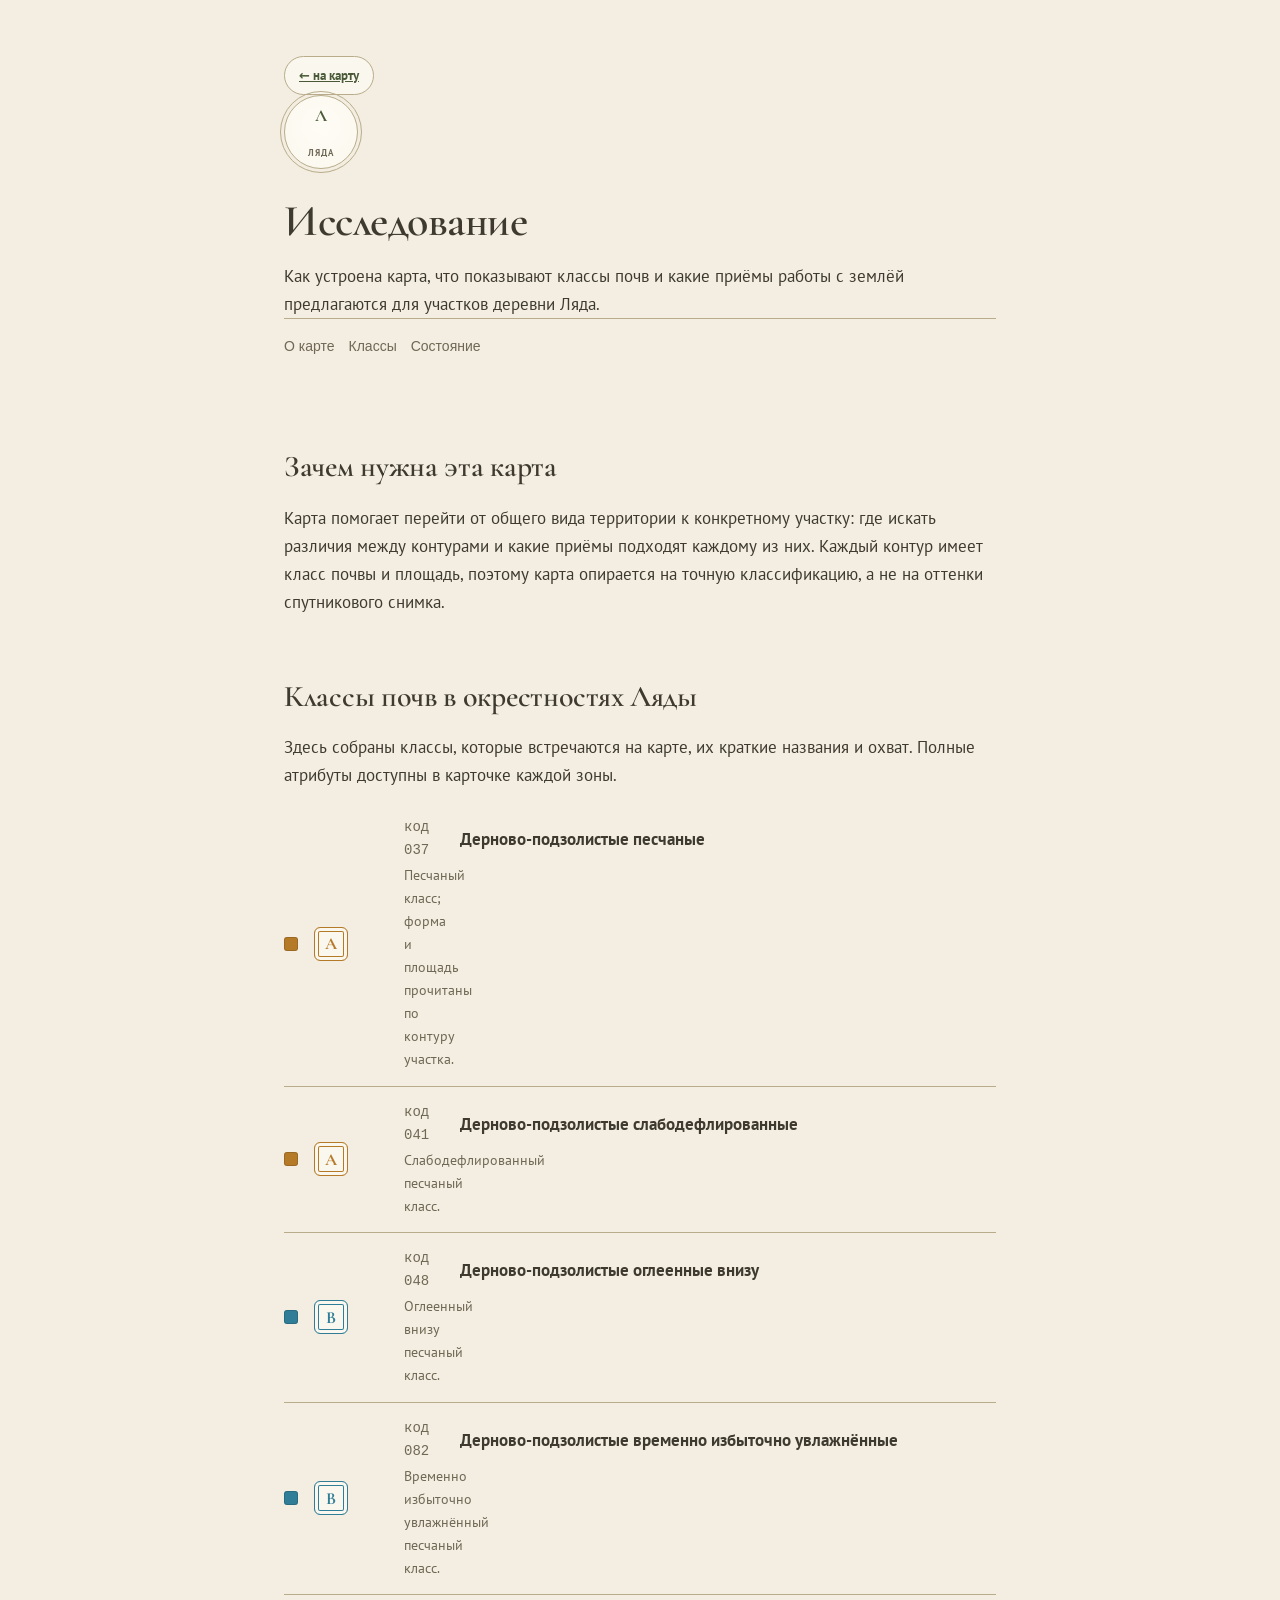
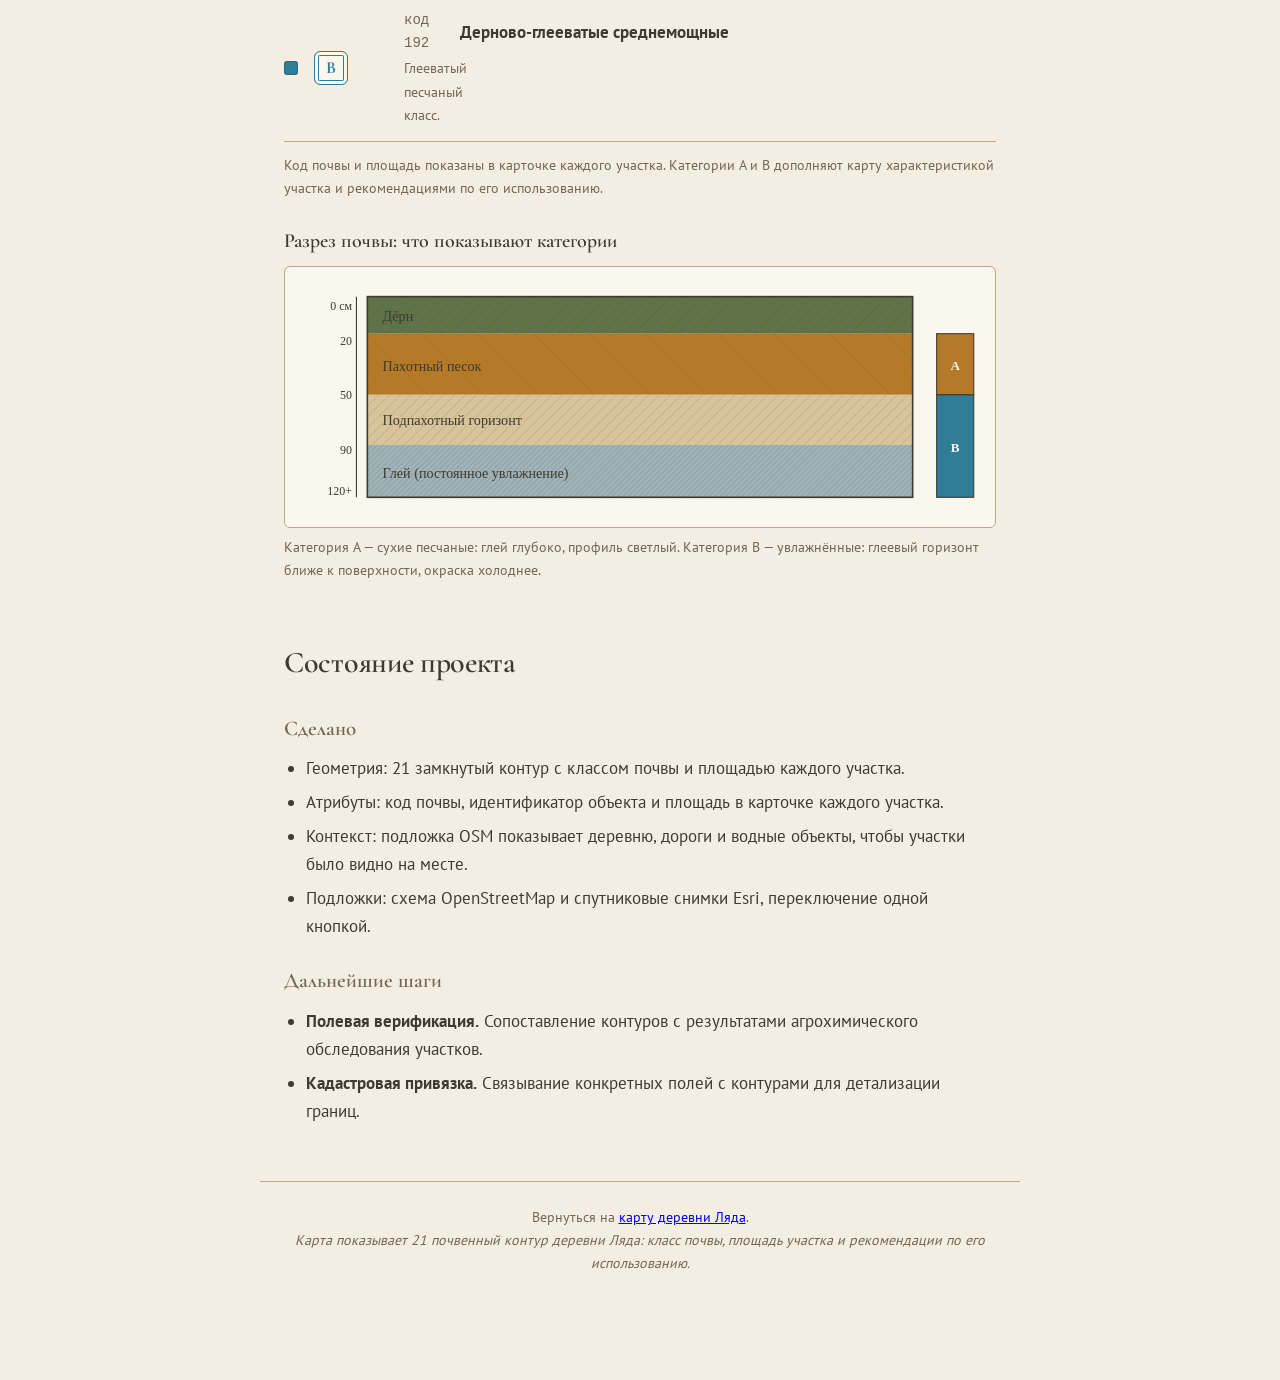
<file: research.html>
<!DOCTYPE html>
<html lang="ru">
<head>
  <meta charset="UTF-8">
  <meta name="viewport" content="width=device-width, initial-scale=1.0">
  <title>Ляда — исследование</title>
  <meta name="description" content="Классы почв в окрестностях деревни Ляда, категории участков и состояние работы над картой.">
  <link rel="icon" href="data:image/svg+xml,%3Csvg xmlns='http://www.w3.org/2000/svg' viewBox='0 0 32 32'%3E%3Crect width='32' height='32' rx='7' fill='%235F7349'/%3E%3Ctext x='16' y='22' font-family='Georgia,serif' font-size='17' font-weight='700' text-anchor='middle' fill='%23FAF7EE'%3E%D0%9B%3C/text%3E%3C/svg%3E">
  <link rel="stylesheet" href="assets/fonts/fonts.css">
  <link rel="stylesheet" href="css/style.css?v=20260924-lyada-2">
  <link rel="stylesheet" href="css/engraving.css?v=20260924-lyada-2">
  <link rel="stylesheet" href="css/research.css?v=20260924-lyada-2">
</head>
<body class="page-research">
  <a class="skip-link" href="#main">Перейти к содержимому</a>

  <header class="research-head">
    <a href="index.html" class="btn btn-ghost">← на карту</a>
    <div class="album-head">
      <span class="medallion" aria-hidden="true">Л<small>ЛЯДА</small></span>
      <div>
        <h1 id="main">Исследование</h1>
        <p>Как устроена карта, что показывают классы почв и какие приёмы работы с землёй предлагаются для участков деревни Ляда.</p>
      </div>
    </div>
    <nav class="research-nav" aria-label="Разделы исследования">
      <a href="#approach">О карте</a>
      <a href="#classes">Классы</a>
      <a href="#state">Состояние</a>
    </nav>
  </header>

  <main class="research-main">
    <section id="approach" class="research-block">
      <h2>Зачем нужна эта карта</h2>
      <p>Карта помогает перейти от общего вида территории к конкретному участку: где искать различия между контурами и какие приёмы подходят каждому из них. Каждый контур имеет класс почвы и площадь, поэтому карта опирается на точную классификацию, а не на оттенки спутникового снимка.</p>
    </section>

    <section id="classes" class="research-block">
      <h2>Классы почв в окрестностях Ляды</h2>
      <p>Здесь собраны классы, которые встречаются на карте, их краткие названия и охват. Полные атрибуты доступны в карточке каждой зоны.</p>
      <div id="classesTable">загружаем…</div>
      <p class="research-note">Код почвы и площадь показаны в карточке каждого участка. Категории A и B дополняют карту характеристикой участка и рекомендациями по его использованию.</p>

      <figure class="soil-profile" aria-label="Схема разреза почвы: дёрн, пахотный песок, подпахотный горизонт, глей">
        <figcaption class="soil-profile-title">Разрез почвы: что показывают категории</figcaption>
        <svg viewBox="0 0 640 220" role="img" class="soil-profile-svg">
          <defs>
            <pattern id="spHatch" width="7" height="7" patternTransform="rotate(45)" patternUnits="userSpaceOnUse">
              <line x1="0" y1="0" x2="0" y2="7" stroke="#3f3a2f" stroke-width="0.6" opacity="0.35"/>
            </pattern>
            <pattern id="spHatchWide" width="12" height="12" patternTransform="rotate(-45)" patternUnits="userSpaceOnUse">
              <line x1="0" y1="0" x2="0" y2="12" stroke="#3f3a2f" stroke-width="0.6" opacity="0.25"/>
            </pattern>
            <pattern id="spHatchDense" width="3.5" height="3.5" patternTransform="rotate(45)" patternUnits="userSpaceOnUse">
              <line x1="0" y1="0" x2="0" y2="3.5" stroke="#3f3a2f" stroke-width="0.6" opacity="0.45"/>
            </pattern>
          </defs>
          <!-- слои разреза -->
          <rect x="70" y="18"  width="500" height="34" class="sp-layer sp-sod"/>
          <rect x="70" y="52"  width="500" height="56" class="sp-layer sp-topsoil"/>
          <rect x="70" y="108" width="500" height="46" class="sp-layer sp-subsoil"/>
          <rect x="70" y="154" width="500" height="48" class="sp-layer sp-gley"/>
          <!-- гравюрная штриховка слоёв -->
          <rect x="70" y="18"  width="500" height="34" class="sp-hatch"/>
          <rect x="70" y="52"  width="500" height="56" class="sp-hatch sp-hatch-wide"/>
          <rect x="70" y="108" width="500" height="46" class="sp-hatch"/>
          <rect x="70" y="154" width="500" height="48" class="sp-hatch sp-hatch-dense"/>
          <!-- рамка разреза -->
          <rect x="70" y="18" width="500" height="184" fill="none" stroke="currentColor" stroke-width="1.5"/>
          <!-- глубинная шкала -->
          <line x1="60" y1="18" x2="60" y2="202" stroke="currentColor" stroke-width="1"/>
          <g font-family="Georgia, serif" font-size="11" fill="currentColor" text-anchor="end">
            <text x="56" y="30">0 см</text>
            <text x="56" y="62">20</text>
            <text x="56" y="112">50</text>
            <text x="56" y="162">90</text>
            <text x="56" y="200">120+</text>
          </g>
          <!-- подписи слоёв -->
          <g font-family="Georgia, serif" font-size="13" fill="currentColor">
            <text x="84" y="40">Дёрн</text>
            <text x="84" y="86">Пахотный песок</text>
            <text x="84" y="136">Подпахотный горизонт</text>
            <text x="84" y="184">Глей (постоянное увлажнение)</text>
          </g>
          <!-- категории справа -->
          <g font-family="Georgia, serif" font-size="12">
            <rect x="592" y="52" width="34" height="56" fill="#b57a28" stroke="#3f3a2f" stroke-width="1"/>
            <text x="609" y="85" text-anchor="middle" fill="#faf7ee" font-weight="700">A</text>
            <rect x="592" y="108" width="34" height="94" fill="#2f7d96" stroke="#3f3a2f" stroke-width="1"/>
            <text x="609" y="160" text-anchor="middle" fill="#faf7ee" font-weight="700">B</text>
          </g>
        </svg>
        <figcaption class="research-note">Категория A — сухие песчаные: глей глубоко, профиль светлый. Категория B — увлажнённые: глеевый горизонт ближе к поверхности, окраска холоднее.</figcaption>
      </figure>
    </section>

    <section id="state" class="research-block">
      <h2>Состояние проекта</h2>
      <h3>Сделано</h3>
      <ul>
        <li>Геометрия: 21 замкнутый контур с классом почвы и площадью каждого участка.</li>
        <li>Атрибуты: код почвы, идентификатор объекта и площадь в карточке каждого участка.</li>
        <li>Контекст: подложка OSM показывает деревню, дороги и водные объекты, чтобы участки было видно на месте.</li>
        <li>Подложки: схема OpenStreetMap и спутниковые снимки Esri, переключение одной кнопкой.</li>
      </ul>
      <h3>Дальнейшие шаги</h3>
      <ul>
        <li><strong>Полевая верификация.</strong> Сопоставление контуров с результатами агрохимического обследования участков.</li>
        <li><strong>Кадастровая привязка.</strong> Связывание конкретных полей с контурами для детализации границ.</li>
      </ul>
    </section>

  </main>

  <footer class="research-foot">
    <p>Вернуться на <a href="index.html">карту деревни Ляда</a>.</p>
    <p class="research-foot-meta">Карта показывает 21 почвенный контур деревни Ляда: класс почвы, площадь участка и рекомендации по его использованию.</p>
  </footer>

  <script src="js/research.js"></script>
  <script src="js/research-page.js?v=20260924-lyada-2"></script>
</body>
</html>
</file>
<file: assets/fonts/fonts.css>
/* cyrillic-ext */
@font-face {
  font-family: 'Cormorant Garamond';
  font-style: normal;
  font-weight: 600;
  src: url(ff88d6a48bd.woff2) format('woff2');
  unicode-range: U+0460-052F, U+1C80-1C8A, U+20B4, U+2DE0-2DFF, U+A640-A69F, U+FE2E-FE2F;
}
/* cyrillic */
@font-face {
  font-family: 'Cormorant Garamond';
  font-style: normal;
  font-weight: 600;
  src: url(f4f4a825379.woff2) format('woff2');
  unicode-range: U+0301, U+0400-045F, U+0490-0491, U+04B0-04B1, U+2116;
}
/* vietnamese */
@font-face {
  font-family: 'Cormorant Garamond';
  font-style: normal;
  font-weight: 600;
  src: url(f36598f59c5.woff2) format('woff2');
  unicode-range: U+0102-0103, U+0110-0111, U+0128-0129, U+0168-0169, U+01A0-01A1, U+01AF-01B0, U+0300-0301, U+0303-0304, U+0308-0309, U+0323, U+0329, U+1EA0-1EF9, U+20AB;
}
/* latin-ext */
@font-face {
  font-family: 'Cormorant Garamond';
  font-style: normal;
  font-weight: 600;
  src: url(f9076820487.woff2) format('woff2');
  unicode-range: U+0100-02BA, U+02BD-02C5, U+02C7-02CC, U+02CE-02D7, U+02DD-02FF, U+0304, U+0308, U+0329, U+1D00-1DBF, U+1E00-1E9F, U+1EF2-1EFF, U+2020, U+20A0-20AB, U+20AD-20C0, U+2113, U+2C60-2C7F, U+A720-A7FF;
}
/* latin */
@font-face {
  font-family: 'Cormorant Garamond';
  font-style: normal;
  font-weight: 600;
  src: url(f2fed1d1b2e.woff2) format('woff2');
  unicode-range: U+0000-00FF, U+0131, U+0152-0153, U+02BB-02BC, U+02C6, U+02DA, U+02DC, U+0304, U+0308, U+0329, U+2000-206F, U+20AC, U+2122, U+2191, U+2193, U+2212, U+2215, U+FEFF, U+FFFD;
}
/* cyrillic-ext */
@font-face {
  font-family: 'Cormorant Garamond';
  font-style: normal;
  font-weight: 700;
  src: url(ff88d6a48bd.woff2) format('woff2');
  unicode-range: U+0460-052F, U+1C80-1C8A, U+20B4, U+2DE0-2DFF, U+A640-A69F, U+FE2E-FE2F;
}
/* cyrillic */
@font-face {
  font-family: 'Cormorant Garamond';
  font-style: normal;
  font-weight: 700;
  src: url(f4f4a825379.woff2) format('woff2');
  unicode-range: U+0301, U+0400-045F, U+0490-0491, U+04B0-04B1, U+2116;
}
/* vietnamese */
@font-face {
  font-family: 'Cormorant Garamond';
  font-style: normal;
  font-weight: 700;
  src: url(f36598f59c5.woff2) format('woff2');
  unicode-range: U+0102-0103, U+0110-0111, U+0128-0129, U+0168-0169, U+01A0-01A1, U+01AF-01B0, U+0300-0301, U+0303-0304, U+0308-0309, U+0323, U+0329, U+1EA0-1EF9, U+20AB;
}
/* latin-ext */
@font-face {
  font-family: 'Cormorant Garamond';
  font-style: normal;
  font-weight: 700;
  src: url(f9076820487.woff2) format('woff2');
  unicode-range: U+0100-02BA, U+02BD-02C5, U+02C7-02CC, U+02CE-02D7, U+02DD-02FF, U+0304, U+0308, U+0329, U+1D00-1DBF, U+1E00-1E9F, U+1EF2-1EFF, U+2020, U+20A0-20AB, U+20AD-20C0, U+2113, U+2C60-2C7F, U+A720-A7FF;
}
/* latin */
@font-face {
  font-family: 'Cormorant Garamond';
  font-style: normal;
  font-weight: 700;
  src: url(f2fed1d1b2e.woff2) format('woff2');
  unicode-range: U+0000-00FF, U+0131, U+0152-0153, U+02BB-02BC, U+02C6, U+02DA, U+02DC, U+0304, U+0308, U+0329, U+2000-206F, U+20AC, U+2122, U+2191, U+2193, U+2212, U+2215, U+FEFF, U+FFFD;
}
/* cyrillic-ext */
@font-face {
  font-family: 'PT Sans';
  font-style: normal;
  font-weight: 400;
  src: url(f4a5fff1913.woff2) format('woff2');
  unicode-range: U+0460-052F, U+1C80-1C8A, U+20B4, U+2DE0-2DFF, U+A640-A69F, U+FE2E-FE2F;
}
/* cyrillic */
@font-face {
  font-family: 'PT Sans';
  font-style: normal;
  font-weight: 400;
  src: url(f5e33b43f1a.woff2) format('woff2');
  unicode-range: U+0301, U+0400-045F, U+0490-0491, U+04B0-04B1, U+2116;
}
/* latin-ext */
@font-face {
  font-family: 'PT Sans';
  font-style: normal;
  font-weight: 400;
  src: url(f484fa1a437.woff2) format('woff2');
  unicode-range: U+0100-02BA, U+02BD-02C5, U+02C7-02CC, U+02CE-02D7, U+02DD-02FF, U+0304, U+0308, U+0329, U+1D00-1DBF, U+1E00-1E9F, U+1EF2-1EFF, U+2020, U+20A0-20AB, U+20AD-20C0, U+2113, U+2C60-2C7F, U+A720-A7FF;
}
/* latin */
@font-face {
  font-family: 'PT Sans';
  font-style: normal;
  font-weight: 400;
  src: url(f177d0d73e6.woff2) format('woff2');
  unicode-range: U+0000-00FF, U+0131, U+0152-0153, U+02BB-02BC, U+02C6, U+02DA, U+02DC, U+0304, U+0308, U+0329, U+2000-206F, U+20AC, U+2122, U+2191, U+2193, U+2212, U+2215, U+FEFF, U+FFFD;
}
/* cyrillic-ext */
@font-face {
  font-family: 'PT Sans';
  font-style: normal;
  font-weight: 700;
  src: url(fd33a604f95.woff2) format('woff2');
  unicode-range: U+0460-052F, U+1C80-1C8A, U+20B4, U+2DE0-2DFF, U+A640-A69F, U+FE2E-FE2F;
}
/* cyrillic */
@font-face {
  font-family: 'PT Sans';
  font-style: normal;
  font-weight: 700;
  src: url(f3335d3bba7.woff2) format('woff2');
  unicode-range: U+0301, U+0400-045F, U+0490-0491, U+04B0-04B1, U+2116;
}
/* latin-ext */
@font-face {
  font-family: 'PT Sans';
  font-style: normal;
  font-weight: 700;
  src: url(fabb66e7948.woff2) format('woff2');
  unicode-range: U+0100-02BA, U+02BD-02C5, U+02C7-02CC, U+02CE-02D7, U+02DD-02FF, U+0304, U+0308, U+0329, U+1D00-1DBF, U+1E00-1E9F, U+1EF2-1EFF, U+2020, U+20A0-20AB, U+20AD-20C0, U+2113, U+2C60-2C7F, U+A720-A7FF;
}
/* latin */
@font-face {
  font-family: 'PT Sans';
  font-style: normal;
  font-weight: 700;
  src: url(f75ce67f575.woff2) format('woff2');
  unicode-range: U+0000-00FF, U+0131, U+0152-0153, U+02BB-02BC, U+02C6, U+02DA, U+02DC, U+0304, U+0308, U+0329, U+2000-206F, U+20AC, U+2122, U+2191, U+2193, U+2212, U+2215, U+FEFF, U+FFFD;
}
</file>
<file: css/style.css>
/* ============================================================
   «Ляда» — интерактивная карта почвенных зон.
   «Краеведческий альбом» (DESIGN.md): досье слева, карта справа,
   гравюрные мотивы, контуры — единственные насыщенные чернила.
   ============================================================ */

:root {
  /* палитра (DESIGN.md) */
  --paper: #f3eee1;
  --paper-soft: #faf7ee;
  --ink: #3f3a2f;
  --muted: #6f6855;
  --frame: #b8ac8a;
  --green: #5f7349;
  --green-deep: #4a5a38;
  --warn: #c9753d;
  --cat-a: #b57a28;
  --cat-b: #2f7d96;
  --cat-c: #7d8f5e;
  --sepia-wash: rgba(214, 193, 150, 0.28);
  /* типографика: Cormorant Garamond + PT Sans (self-host, assets/fonts) */
  --serif: 'Cormorant Garamond', Georgia, 'Times New Roman', serif;
  --sans: 'PT Sans', system-ui, -apple-system, 'Segoe UI', Roboto, Arial, sans-serif;
  /* радиусы: 6 база / 12 панели / 999 пилюли — больше никаких */
  --radius-base: 6px;
  --radius-panel: 12px;
  --radius-full: 999px;
  /* границы: 2-step rule (1px по умолчанию, 4px акцентная кромка) */
  --bw-thin: 1px;
  --bw-thick: 4px;
  /* z-index политика (DESIGN.md): именованные токены, никаких magic numbers */
  --z-map: 0;
  --z-data: 5;
  --z-sidebar: 10;
  --z-overlay: 70;
  --z-modal: 80;
  --z-toast: 90;
  /* шкала отступов */
  --sp-1: 4px;
  --sp-2: 8px;
  --sp-3: 12px;
  --sp-4: 16px;
  --sp-5: 24px;
  --shadow: 0 24px 50px -20px rgba(40, 36, 26, 0.45);
  --dossier-w: 372px;
}

* { box-sizing: border-box; margin: 0; padding: 0; }

html { -webkit-text-size-adjust: 100%; }
body {
  font-family: var(--sans);
  color: var(--ink);
  background: var(--paper);
  min-height: 100vh;
  line-height: 1.5;
  overflow: hidden;
}

body.page-map { overflow: hidden; }

@media (prefers-reduced-motion: reduce) {
  *, *::before, *::after {
    animation-duration: 0.01ms !important;
    transition-duration: 0.01ms !important;
    scroll-behavior: auto !important;
  }
}

/* ============================================================
   APP-SHELL: досье + карта. Карта — изолированный stacking context
   (isolation: isolate): внутренние z-index Leaflet (200–1000) не
   competing in document flow — UI больше не закапывается под тайлы.
   ============================================================ */

.app-shell {
  position: fixed;
  inset: 0;
  display: flex;
}

/* ---------- Досье (сайдбар) ---------- */

.dossier {
  position: relative;
  z-index: var(--z-sidebar);
  width: var(--dossier-w);
  flex: none;
  height: 100%;
  overflow-y: auto;
  background: var(--paper);
  border-right: var(--bw-thin) solid var(--frame);
  padding: 18px 18px 14px;
  display: flex;
  flex-direction: column;
  gap: 14px;
}

.dossier-head {
  display: flex;
  gap: 12px;
  align-items: flex-start;
}

.dossier-head h1 {
  font: 700 23px/1.12 var(--serif);
  color: var(--green-deep);
  letter-spacing: 0.01em;
}

.dossier-lead {
  margin-top: 5px;
  font: 400 12.5px/1.45 var(--sans);
  color: var(--muted);
}

/* Статус-пилюля (контракт: id=statusPill, класс .status-pill) — в шапке досье */
.status-pill {
  display: inline-flex;
  align-items: center;
  gap: 7px;
  padding: 4px 10px 4px 8px;
  border: var(--bw-thin) solid rgba(95, 115, 73, 0.35);
  border-left: 3px solid var(--green);
  border-radius: var(--radius-full);
  background: rgba(250, 247, 238, 0.85);
  font: 500 11px var(--sans);
  color: var(--green-deep);
  max-width: 100%;
}
.status-pill .status-dot {
  width: 8px;
  height: 8px;
  border-radius: 50%;
  background: var(--green);
  box-shadow: 0 0 0 3px rgba(95, 115, 73, 0.16);
  flex: none;
}
.status-pill small {
  display: block;
  font: 400 10.5px/1.3 var(--sans);
  color: var(--muted);
}

/* ---------- Легенда (классы .legend/.legend-row — контракт дампа) ---------- */

.legend {
  border: var(--bw-thin) solid var(--frame);
  border-left: var(--bw-thick) solid var(--green);
  border-radius: var(--radius-base);
  background: var(--paper-soft);
  padding: 10px 12px;
}

.legend-toggle {
  width: 100%;
  background: transparent;
  border: 0;
  font: 700 13px var(--sans);
  color: var(--green-deep);
  display: flex;
  align-items: center;
  justify-content: space-between;
  cursor: pointer;
}
.legend-toggle:focus-visible {
  outline: 3px solid var(--green);
  outline-offset: -1px;
}
.legend h3 {
  font: 700 11px var(--sans);
  text-transform: uppercase;
  letter-spacing: 0.06em;
  color: var(--muted);
  margin: 12px 0 4px;
}
.legend h3:first-of-type { margin-top: 6px; }
.legend-row {
  display: grid;
  grid-template-columns: 16px 1fr auto;
  align-items: center;
  gap: 10px;
  padding: 6px 0;
  border-bottom: 1px dashed rgba(184, 172, 138, 0.55);
  font-size: 12.5px;
}
.legend-row:last-child { border-bottom: 0; }
.legend-row .legend-swatch {
  width: 14px;
  height: 14px;
  border-radius: 3px;
  border: 1px solid rgba(63, 58, 47, 0.35);
}
.legend-row .legend-count {
  font: 600 11px var(--sans);
  color: var(--muted);
}
.legend-note {
  font: italic 11.5px/1.42 var(--serif);
  color: var(--muted);
  margin-top: 8px;
  padding-top: 8px;
  border-top: 1px solid rgba(184, 172, 138, 0.55);
}
.legend.is-collapsed { padding: 7px 9px; }
.legend.is-collapsed #legendBody { display: none; }

/* ---------- Карточка участка ---------- */

.parcel-card {
  border: var(--bw-thin) solid var(--frame);
  border-radius: var(--radius-base);
  background: var(--paper-soft);
  padding: 12px 13px;
  position: relative;
}
.parcel-card::before {
  /* гравюрная штриховка на верхнем ребре карточки */
  content: "";
  position: absolute;
  top: -1px; left: -1px; right: -1px;
  height: 6px;
  border-radius: var(--radius-base) var(--radius-base) 0 0;
  background-image: repeating-linear-gradient(
    -45deg,
    rgba(95, 115, 73, 0.35) 0,
    rgba(95, 115, 73, 0.35) 1px,
    transparent 1px,
    transparent 6px
  );
}
.parcel-head {
  display: flex;
  align-items: flex-start;
  gap: 10px;
  margin-bottom: 8px;
}
.parcel-head-text { min-width: 0; }
.parcel-head h2 {
  font: 700 17px/1.15 var(--serif);
  color: var(--green-deep);
}
.parcel-kicker {
  font: 400 12px/1.4 var(--sans);
  color: var(--muted);
  margin-top: 2px;
}
.parcel-meta {
  display: grid;
  grid-template-columns: max-content 1fr;
  gap: 3px 10px;
  font: 400 12.5px/1.4 var(--sans);
}
.parcel-meta dt { color: var(--muted); font-weight: 700; }
.parcel-meta dd { color: var(--ink); min-width: 0; overflow-wrap: break-word; }
.parcel-meta dd a { color: var(--green-deep); text-decoration: underline; text-underline-offset: 2px; }

/* Характеристика и рекомендации — два блока одного вида. */
.parcel-block {
  margin-top: 10px;
  padding: 9px 11px;
  border-radius: 4px;
  border: 1px dashed rgba(184, 172, 138, 0.7);
}
.parcel-block h3 {
  font: 700 10.5px var(--sans);
  letter-spacing: 0.06em;
  text-transform: uppercase;
  color: var(--muted);
  margin-bottom: 3px;
}
.parcel-block p { font: 400 12.5px/1.45 var(--sans); color: var(--ink); }

/* Рекомендации — смысловой центр карточки, поэтому единственный
 * блок с плотной рамкой и лёгкой зелёной подложкой. */
.parcel-block-recs {
  border-style: solid;
  border-color: rgba(95, 115, 73, 0.35);
  border-left: 3px solid var(--green);
  background: rgba(95, 115, 73, 0.06);
}
.parcel-recs {
  margin: 6px 0 0 18px;
  padding: 0;
  font: 400 12.5px/1.45 var(--sans);
  color: var(--ink);
}
.parcel-recs li { margin-bottom: 5px; }
.parcel-recs li:last-child { margin-bottom: 0; }
.parcel-recs li::marker { color: var(--green); font-weight: 700; }
.parcel-recs-note {
  margin-top: 8px;
  font: italic 11.5px/1.4 var(--serif);
  color: var(--muted);
}
.parcel-recs-note[hidden] { display: none; }

.parcel-links {
  display: flex;
  flex-wrap: wrap;
  gap: 4px 14px;
  margin-top: 10px;
}
.zis-link {
  font: 600 12.5px var(--sans);
  color: var(--green-deep);
  text-decoration: underline;
  text-underline-offset: 2px;
}
.zis-link:hover { color: var(--green); }

/* ---------- Кнопки (component family: одна высота, один hover) ---------- */

.toolbar {
  margin-top: auto;
  display: flex;
  flex-wrap: wrap;
  gap: 6px;
  /* Карточка участка длинная: без липкого низа ряд действий уезжал под сгиб
   * вместе с хвостом рекомендаций. */
  position: sticky;
  bottom: 0;
  padding: 10px 0 2px;
  background: var(--paper);
  box-shadow: 0 -10px 12px -10px rgba(40, 36, 26, 0.22);
}
.toolbar-divider { display: none; }

.btn {
  font-family: var(--sans);
  font-size: 13px;
  font-weight: 700;
  border: var(--bw-thin) solid var(--frame);
  background: var(--paper-soft);
  color: var(--green-deep);
  border-radius: var(--radius-full);
  padding: 8px 14px;
  cursor: pointer;
  display: inline-flex;
  align-items: center;
  gap: 7px;
  min-height: 38px;
  transition: background 0.15s ease, color 0.15s ease;
}
.btn:hover { background: rgba(95, 115, 73, 0.12); }
.btn:focus-visible {
  outline: 3px solid var(--green);
  outline-offset: 2px;
}
.btn[aria-pressed="true"] {
  background: var(--green);
  color: var(--paper-soft);
  border-color: var(--green-deep);
}
.btn-primary {
  background: var(--green);
  color: #fff;
  border-color: var(--green-deep);
}
.btn-primary:hover { background: var(--green-deep); }
.btn .icon { width: 17px; height: 17px; }

/* ---------- SVG-иконки (никаких эмодзи, DESIGN.md) ---------- */

.icon-defs { position: absolute; width: 0; height: 0; overflow: hidden; }
.icon {
  width: 18px;
  height: 18px;
  fill: none;
  stroke: currentColor;
  stroke-width: 1.5;
  stroke-linecap: round;
  stroke-linejoin: round;
  flex: none;
}

/* ============================================================
   MAP AREA: изолированный stacking context.
   ============================================================ */

.map-area {
  position: relative;
  flex: 1;
  min-width: 0;
  z-index: var(--z-map);
  isolation: isolate; /* Leaflet-пейны 200–1000 живут внутри и не трогают досье */
}

.map-host { position: absolute; inset: 0; }
.map-host .leaflet-container { background: #e8e2cf; cursor: grab; }
.map-host .leaflet-container:active { cursor: grabbing; }

/* Тайлы приглушены ровно настолько, чтобы контуры оставались главными чернилами:
 * сплошного вэша над картой больше нет — он вымывал и подложку, и данные. */
.map-host .leaflet-tile-pane {
  filter: saturate(0.72) brightness(1.02) sepia(0.1);
}

.map-vignette {
  position: absolute;
  inset: 0;
  pointer-events: none;
  background: radial-gradient(ellipse at center,
    transparent 70%,
    rgba(63, 58, 47, 0.06) 90%,
    rgba(63, 58, 47, 0.12) 100%);
}
.map-host.sat-mode ~ .map-vignette { opacity: 0; }

/* Подсказка на карте: что вообще можно нажать. Убирается после первого выбора. */
.map-hint {
  position: absolute;
  left: 14px;
  bottom: 14px;
  z-index: var(--z-data);
  background: rgba(250, 247, 238, 0.94);
  border: var(--bw-thin) solid var(--frame);
  border-left: 3px solid var(--green);
  border-radius: var(--radius-base);
  padding: 7px 11px;
  font: 600 12px var(--sans);
  color: var(--ink);
  box-shadow: 0 2px 10px rgba(40, 36, 26, 0.12);
  pointer-events: none;
  transition: opacity 0.25s ease;
}
.map-hint[hidden] { display: none; }

.map-host .leaflet-control-zoom a {
  background: var(--paper-soft);
  color: var(--green-deep);
  border: var(--bw-thin) solid var(--frame);
}
.map-host .leaflet-control-zoom a:hover { background: #fffdf6; }
.map-host .leaflet-control-attribution {
  background: rgba(250, 247, 238, 0.72);
  font-size: 10px;
  padding: 2px 6px;
}

/* Контуры ЗИС: цветная заливка + чернильная обводка.
 * Базовые stroke-width/fill-opacity не задаём в CSS: их ставит Leaflet при
 * создании слоя, а CSS их перебивал, из-за чего setStyle не был виден. */
.zis-soil-polygon {
  stroke-opacity: 1;
  cursor: pointer;
  transition: fill-opacity 0.15s ease, stroke-width 0.15s ease;
}
.zis-soil-polygon:hover {
  fill-opacity: 0.92;
  stroke-width: 2.6;
}
.zis-soil-polygon.is-selected {
  stroke: #26231b;
  stroke-width: 3.4;
  fill-opacity: 0.95;
}

/* Пока один участок выбран, остальные уходят в фоновый слой: глаз находит
 * ответ без перебора десятков контуров. */
.zis-soil-polygon.is-dimmed {
  fill-opacity: 0.3;
  stroke-opacity: 0.35;
}
/* ============================================================
   SEARCH / SHARE / TOAST — поверх всего, по z-токенам.
   ============================================================ */

.search-overlay {
  position: fixed;
  inset: 0;
  z-index: var(--z-modal);
  display: none;
  background: rgba(40, 36, 26, 0.45);
}
.search-overlay.open { display: block; }
.search-box {
  position: fixed;
  top: 12vh;
  left: 50%;
  transform: translateX(-50%);
  width: min(520px, calc(100vw - 32px));
  z-index: calc(var(--z-modal) + 1);
  background: var(--paper-soft);
  border: var(--bw-thin) solid var(--frame);
  border-top: var(--bw-thick) solid var(--green);
  border-radius: var(--radius-panel);
  box-shadow: var(--shadow);
  padding: 14px 16px 12px;
}
.search-field {
  display: flex;
  align-items: center;
  gap: 10px;
  padding-bottom: 12px;
  border-bottom: var(--bw-thin) solid var(--frame);
}
.search-icon { font-size: 17px; color: var(--muted); }
#searchInput {
  flex: 1;
  border: 0;
  background: transparent;
  font: 700 18px var(--serif);
  color: var(--ink);
  min-width: 0;
}
#searchInput:focus { outline: none; }
.search-hint {
  font: 11px var(--sans);
  color: var(--muted);
  margin-top: 8px;
}
.search-results {
  max-height: 42vh;
  overflow-y: auto;
  padding-top: 8px;
}
.search-item {
  width: 100%;
  display: flex;
  align-items: center;
  gap: 11px;
  padding: 9px 10px;
  border: 0;
  background: transparent;
  border-radius: var(--radius-base);
  text-align: left;
  cursor: pointer;
  font: 600 14px var(--sans);
  color: var(--ink);
}
.search-item:hover, .search-item.is-active {
  background: rgba(95, 115, 73, 0.12);
}
.search-item:focus-visible {
  outline: 3px solid var(--green);
  outline-offset: -2px;
}
.search-meta { font-size: 11px; color: var(--muted); margin-left: 6px; }
.search-swatch {
  width: 14px;
  height: 14px;
  border-radius: 3px;
  flex: none;
  border: 1px solid rgba(63, 58, 47, 0.4);
}
.search-empty { padding: 12px; font: italic 14px var(--serif); color: var(--muted); }

/* Share popup */
.share-overlay {
  position: fixed;
  inset: 0;
  z-index: var(--z-overlay);
  display: none;
  background: rgba(40, 36, 26, 0.45);
}
.share-overlay.open { display: block; }
.share-box {
  position: fixed;
  top: 18vh;
  left: 50%;
  transform: translateX(-50%);
  width: min(440px, calc(100vw - 32px));
  z-index: calc(var(--z-overlay) + 1);
  background: var(--paper-soft);
  border: var(--bw-thin) solid var(--frame);
  border-radius: var(--radius-panel);
  padding: 14px 16px;
  box-shadow: var(--shadow);
}
.share-box h2 {
  font: 700 16px var(--serif);
  color: var(--green-deep);
  margin-bottom: 8px;
}
.share-box input {
  width: 100%;
  border: var(--bw-thin) solid var(--frame);
  border-radius: var(--radius-base);
  font: 600 13px var(--sans);
  padding: 9px 10px;
  background: var(--paper);
  color: var(--ink);
}

/* Toast */
.toast {
  position: fixed;
  bottom: 24px;
  left: 50%;
  transform: translateX(-50%) translateY(20px);
  z-index: var(--z-toast);
  background: var(--green-deep);
  color: var(--paper-soft);
  font: 600 13px var(--sans);
  padding: 10px 18px;
  border-radius: var(--radius-full);
  box-shadow: 0 14px 30px -14px rgba(40, 36, 26, 0.6);
  opacity: 0;
  pointer-events: none;
  transition: opacity 0.22s ease, transform 0.22s ease;
}
.toast.open {
  opacity: 1;
  transform: translateX(-50%) translateY(0);
}

/* Skip-link */
.skip-link {
  position: absolute;
  left: 8px;
  top: -60px;
  z-index: var(--z-toast);
  background: var(--green-deep);
  color: var(--paper-soft);
  padding: 10px 16px;
  border-radius: 0 0 10px 10px;
  font: 600 13px var(--sans);
  text-decoration: none;
  transition: top 0.15s ease;
}
.skip-link:focus-visible { top: 0; }

/* Bottom-sheet handle (mobile): скрыт на десктопе */
.sheet-handle { display: none; }

/* ============================================================
   ВСТУПИТЕЛЬНАЯ СЦЕНА: карта проявляется, досье каскадом.
   Один раз; prefers-reduced-motion (выше) всё ускоряет до мгновения.
   ============================================================ */

.intro-pending .map-area { opacity: 0; }
.intro-pending .dossier > * {
  opacity: 0;
  transform: translateY(6px);
}
.intro-done .map-area { transition: opacity 0.5s ease; opacity: 1; }
.intro-done .dossier > * {
  transition: opacity 0.4s ease, transform 0.4s ease;
  opacity: 1;
  transform: none;
}
/* Медальон «пропечатывается»: лёгкий поворот -2° → 0 */
.intro-pending .dossier .medallion {
  transform: rotate(-2deg) scale(1.05);
}
.intro-done .dossier .medallion {
  transition: transform 0.45s cubic-bezier(0.2, 0.7, 0.3, 1);
  transform: none;
}
/* Каскад досье: каждый ребёнок с задержкой */
.intro-done .dossier > *:nth-child(1) { transition-delay: 0.05s; }
.intro-done .dossier > *:nth-child(2) { transition-delay: 0.10s; }
.intro-done .dossier > *:nth-child(3) { transition-delay: 0.15s; }
.intro-done .dossier > *:nth-child(4) { transition-delay: 0.20s; }
.intro-done .dossier > *:nth-child(5) { transition-delay: 0.25s; }
.intro-done .dossier > *:nth-child(6) { transition-delay: 0.30s; }
.intro-done .dossier > *:nth-child(7) { transition-delay: 0.35s; }

/* ============================================================
   АДАПТИВ: телефон — карта сверху, досье как bottom-sheet.
   ============================================================ */

@media (max-width: 900px) {
  :root { --dossier-w: 320px; }
}

@media (max-width: 760px) {
  .app-shell { flex-direction: column; }
  .map-area {
    order: 0;
    flex: none;
    height: 55vh;
    min-height: 320px;
  }
  .dossier {
    order: 1;
    flex: 1;
    width: 100%;
    border-right: 0;
    border-top: var(--bw-thin) solid var(--frame);
    padding: 12px 14px calc(14px + env(safe-area-inset-bottom));
  }

  /* Bottom-sheet: досье складывается до ручки, карта сверху */
  .sheet-handle {
    display: flex;
    flex-direction: column;
    align-items: center;
    gap: 3px;
    position: sticky;
    top: -12px;
    margin: -12px -14px 8px;
    padding: 8px 0 6px;
    background: var(--paper);
    border: 0;
    border-bottom: var(--bw-thin) solid var(--frame);
    cursor: pointer;
    width: 100%;
    z-index: 2;
  }
  .sheet-handle-bar {
    width: 44px;
    height: 4px;
    border-radius: var(--radius-full);
    background: var(--frame);
  }
  .sheet-handle-label {
    font: 700 10.5px var(--sans);
    letter-spacing: 0.08em;
    text-transform: uppercase;
    color: var(--muted);
  }
  /* Свёрнутый шит: ручка сверху (order), тулбар снизу; высота = ручка + тулбар.
   * Тулбар выживает сознательно: действия (поиск, спутник, ссылки)
   * досягаемы без раскрытия досье. Состояние дублируется классом на
   * .app-shell (sheet-collapsed), чтобы карта росла без хрупких
   * соседних селекторов. */
  .dossier.is-sheet-collapsed {
    flex: none;
    height: auto; /* база 100% побеждала flex — карта схлопывалась в 0 */
    display: flex;
    flex-direction: column;
    overflow: hidden;
  }
  .dossier.is-sheet-collapsed > :not(.sheet-handle):not(.toolbar) {
    display: none;
  }
  .dossier.is-sheet-collapsed .sheet-handle { order: -1; }
  /* Свёрнуто: карта занимает весь остаток экрана, тулбар прилип к низу шита. */
  .app-shell.sheet-collapsed .map-area {
    flex: 1 1 auto;
    height: auto;
    min-height: 0;
  }

  /* Действия всегда досягаемы: тулбар прилипает к низу экрана */
  .toolbar {
    position: sticky;
    bottom: 0;
    background: var(--paper);
    padding: 8px 0 4px;
    margin-top: auto;
  }
  .btn {
    flex: 1 1 40%;
    justify-content: center;
    min-height: 44px;
    font-size: 12.5px;
  }

  /* Attribution не спорит с ручкой bottom-sheet */
  .map-host .leaflet-control-attribution { font-size: 9px; }
  .map-vignette { display: none; }

  .dossier-head { gap: 10px; }
  .dossier-head .medallion { width: 58px; height: 58px; font-size: 20px; }
  .dossier-head h1 { font-size: 19px; }
}
</file>
<file: css/engraving.css>
/* ============================================================
   «Ляда» — гравюрные ассеты и мотивы (сигнатура альбома, DESIGN.md)
   Штриховка, медальон-штамп, разделитель-виньетка, паспарту фото.
   Всё inline-SVG / CSS-паттерны, цвет = currentColor или токены.
   ============================================================ */

/* --- Гравюрная штриховка: диагональные линии, фон декоративных полос --- */
.hatch {
  --hatch-color: rgba(95, 115, 73, 0.28);
  background-image: repeating-linear-gradient(
    45deg,
    var(--hatch-color) 0,
    var(--hatch-color) 1px,
    transparent 1px,
    transparent 6px
  );
}

/* Горизонтальная штриховка — для полос «почвенных слоёв» */
.hatch-h {
  --hatch-color: rgba(95, 115, 73, 0.28);
  background-image: repeating-linear-gradient(
    0deg,
    var(--hatch-color) 0,
    var(--hatch-color) 1px,
    transparent 1px,
    transparent 5px
  );
}

/* --- Медальон-штамп: круглая печать альбома --- */
.medallion {
  display: inline-grid;
  place-items: center;
  width: 74px;
  height: 74px;
  border-radius: 50%;
  border: 1px solid var(--frame);
  outline: var(--bw-thin) solid var(--frame);
  outline-offset: 3px;
  background:
    radial-gradient(circle at 50% 42%, rgba(255, 253, 246, 0.9), rgba(250, 247, 238, 0.55)),
    var(--paper-soft);
  color: var(--green-deep);
  font-family: var(--serif);
  font-weight: 700;
  text-align: center;
  line-height: 1.05;
  user-select: none;
}

.medallion--lg {
  width: 92px;
  height: 92px;
  font-size: 30px;
}

.medallion small {
  display: block;
  font: 700 8.5px/1.1 var(--sans);
  letter-spacing: 0.14em;
  text-transform: uppercase;
  color: var(--muted);
  margin-top: 2px;
}

/* --- Разделитель-виньетка: линия с ромбом по центру --- */
.rule-vignette {
  display: flex;
  align-items: center;
  gap: 10px;
  color: var(--frame);
  margin: var(--sp-4) 0;
}
.rule-vignette::before,
.rule-vignette::after {
  content: "";
  flex: 1;
  height: 1px;
  background: currentColor;
  opacity: 0.7;
}
.rule-vignette .rule-diamond {
  width: 7px;
  height: 7px;
  background: currentColor;
  transform: rotate(45deg);
  flex: none;
}

/* --- Штамп категории (A/B/C): READ-ONLY знак, без hover-отклика --- */
.cat-stamp {
  display: inline-grid;
  place-items: center;
  min-width: 34px;
  height: 34px;
  padding: 0 7px;
  border: 1px solid var(--stamp-color, var(--ink));
  border-radius: var(--radius-base);
  box-shadow: inset 0 0 0 3px var(--paper-soft), inset 0 0 0 4px var(--stamp-color, var(--ink));
  background: var(--paper-soft);
  color: var(--stamp-color, var(--ink));
  font: 700 16px/1 var(--serif);
  letter-spacing: 0.02em;
  user-select: none;
}

/* --- Слот полевого фото: паспарту с рамкой, ждёт снимка после выезда --- */
.photo-slot {
  display: grid;
  grid-template-rows: 1fr auto;
  min-height: 120px;
  border: 1px solid var(--frame);
  border-radius: var(--radius-base);
  background:
    linear-gradient(rgba(250, 247, 238, 0.6), rgba(250, 247, 238, 0.6)),
    repeating-linear-gradient(45deg, rgba(184, 172, 138, 0.16) 0, rgba(184, 172, 138, 0.16) 1px, transparent 1px, transparent 7px);
  padding: 8px;
  text-align: center;
}
.photo-slot figcaption {
  align-self: end;
  font: italic 11.5px/1.35 var(--serif);
  color: var(--muted);
  padding-top: 6px;
}
.photo-slot .photo-slot-icon {
  place-self: center;
  color: var(--frame);
}
.photo-slot img {
  display: block;
  width: 100%;
  height: 100%;
  object-fit: cover;
  border-radius: 3px;
}
</file>
<file: css/research.css>
/* research.css — отдельный экран исследования «Ляды».
 * Спокойная страница для чтения методики/классов/источников.
 * Не загружается на index.html — там работает style.css.
 */

body.page-research {
  --paper: #f3eee1;
  --paper-soft: #faf7ee;
  --ink: #3f3a2f;
  --ink-2: #6f6855;
  --rule: #b8ac8a;
  --accent: #5f7349;
  --cat-a: #b57a28;
  --cat-b: #2f7d96;
  background: var(--paper);
  color: var(--ink);
  font-family: var(--sans);
  font-size: 17px;
  line-height: 1.65;
  margin: 0;
  padding: 0 0 80px;
  overflow: auto;
}

body.page-research .skip-link {
  position: absolute; left: -9999px; top: 0;
}
body.page-research .skip-link:focus {
  left: 1rem; top: 1rem; z-index: 100;
  background: var(--accent); color: var(--paper);
  padding: .4rem .8rem; border-radius: 6px;
}

.research-head {
  max-width: 760px;
  margin: 0 auto;
  padding: 56px 24px 24px;
}
.research-head h1 {
  font-family: var(--serif);
  font-weight: 600;
  font-size: 44px;
  margin: 16px 0 4px;
  letter-spacing: -.5px;
}
.research-head > p {
  margin: 0 0 24px;
  color: var(--ink-2);
  font-family: var(--serif);
  font-style: italic;
  font-size: 19px;
}
.research-nav {
  display: flex;
  flex-wrap: wrap;
  gap: 4px 14px;
  padding-top: 12px;
  border-top: 1px solid var(--rule);
  font-family: -apple-system, BlinkMacSystemFont, 'Segoe UI', Roboto, sans-serif;
  font-size: 14px;
}
.research-nav a {
  color: var(--ink-2);
  text-decoration: none;
  padding: 4px 0;
}
.research-nav a:hover { color: var(--accent); text-decoration: underline; }

.research-main {
  max-width: 760px;
  margin: 0 auto;
  padding: 0 24px;
}

.research-block {
  margin: 56px 0;
  scroll-margin-top: 16px;
}
.research-block h2 {
  font-family: var(--serif);
  font-weight: 600;
  font-size: 30px;
  margin: 0 0 12px;
  letter-spacing: -.3px;
}
.research-block h3 {
  font-family: var(--serif);
  font-weight: 600;
  font-size: 21px;
  margin: 24px 0 8px;
  color: var(--ink-2);
}
.research-block p { margin: 12px 0; }
.research-block ul, .research-block ol { padding-left: 22px; }
.research-block li { margin: 6px 0; }
.research-block code {
  background: #F0EBD8;
  padding: 1px 5px;
  border-radius: 3px;
  font-family: 'JetBrains Mono', Menlo, Consolas, monospace;
  font-size: 14px;
}
.research-note {
  font-size: 14px;
  color: var(--ink-2);
  margin-top: 8px;
}

/* Таблица классов — плотная, читаемая; штамп категории — гравюрная медаль */
.classes-table { margin-top: 8px; }
.classes-row {
  display: grid;
  grid-template-columns: 18px 78px 44px 1fr;
  grid-template-rows: auto auto;
  column-gap: 12px;
  row-gap: 2px;
  padding: 14px 0;
  border-bottom: 1px solid var(--rule);
  align-items: center;
  scroll-margin-top: 16px;
  transition: background .25s ease;
}
.classes-row.is-focused {
  background: var(--paper-soft);
  border-radius: 6px;
  padding-left: 8px;
  padding-right: 8px;
}
.classes-swatch {
  grid-row: 1 / span 2;
  width: 14px; height: 14px;
  border-radius: 3px;
  box-shadow: inset 0 0 0 1px rgba(0,0,0,.15);
}
.classes-code { color: var(--ink-2); font-family: 'JetBrains Mono', Menlo, Consolas, monospace; font-size: 14px; }
.classes-stamp { grid-row: 1 / span 2; }
.classes-stamp .cat-stamp {
  width: 34px; height: 34px; min-width: 34px; min-height: 34px;
  padding: 0;
  font-size: 17px;
}
.classes-name { font-weight: 700; }
.classes-note { font-size: 14px; color: var(--ink-2); }

.research-foot {
  max-width: 760px;
  margin: 0 auto;
  padding: 24px;
  border-top: 1px solid var(--rule);
  font-size: 14px;
  color: var(--ink-2);
  text-align: center;
}
.research-foot-meta { font-style: italic; }

@media (max-width: 600px) {
  body.page-research { font-size: 16px; }
  .research-head h1 { font-size: 34px; }
  .research-block h2 { font-size: 25px; }
  .classes-row {
    grid-template-columns: 18px 1fr 44px;
    grid-template-rows: auto auto auto;
  }
  .classes-swatch { grid-row: 1 / span 3; }
  .classes-code { grid-column: 2; }
  .classes-stamp { grid-column: 3; grid-row: 1 / span 3; }
  .classes-name { grid-column: 2; }
  .classes-note { grid-column: 2; }
}

/* ============================================================
   Гравюра разреза почвы — сигнатура research-страницы.
   Слои красятся химией альбома: дёрн зелёный, пахота охра,
   подпахотный — холодный, глей — сизый; штриховка — defs-паттерны.
   ============================================================ */
.soil-profile {
  margin: 28px 0 8px;
}
.soil-profile-title {
  font: 600 20px/1.3 var(--serif);
  margin-bottom: 12px;
}
.soil-profile-svg {
  display: block;
  width: 100%;
  height: auto;
  color: var(--ink);
  background: var(--paper-soft);
  border: 1px solid var(--rule);
  border-radius: var(--radius-base, 6px);
  padding: 10px 6px;
}
.sp-sod      { fill: #5f7349; }
.sp-topsoil  { fill: #b57a28; }
.sp-subsoil  { fill: #d8c49a; }
.sp-gley     { fill: #9fb3b8; }
.sp-hatch    { fill: url(#spHatch); }
.sp-hatch-wide { fill: url(#spHatchWide); }
.sp-hatch-dense { fill: url(#spHatchDense); }

/* ============================================================
   Схема маршрута — 21 точка, «нить» с номерами. SVG строится
   research-page.js из данных geojson (см. buildRouteMap).
   ============================================================ */
.route-map-figure { margin: 28px 0 8px; }
.route-map-title {
  font: 600 20px/1.3 var(--serif);
  margin-bottom: 12px;
}
.route-map-svg {
  display: block;
  width: 100%;
  height: auto;
  background: var(--paper-soft);
  border: 1px solid var(--rule);
  border-radius: var(--radius-base, 6px);
}
.route-line {
  fill: none;
  stroke: var(--ink);
  stroke-width: 1.5;
  stroke-dasharray: 5 4;
  opacity: .7;
}
.route-ghost path {
  fill: rgba(111, 104, 85, 0.06);
  stroke: rgba(111, 104, 85, 0.35);
  stroke-width: 1;
}
.route-node circle {
  fill: var(--paper-soft);
  stroke-width: 1.5;
}
.route-node text {
  font: 700 9px var(--sans);
  text-anchor: middle;
  dominant-baseline: central;
  fill: var(--paper-soft);
}
.route-map-note {
  font-size: 14px;
  color: var(--ink-2);
  margin-top: 8px;
}
</file>
